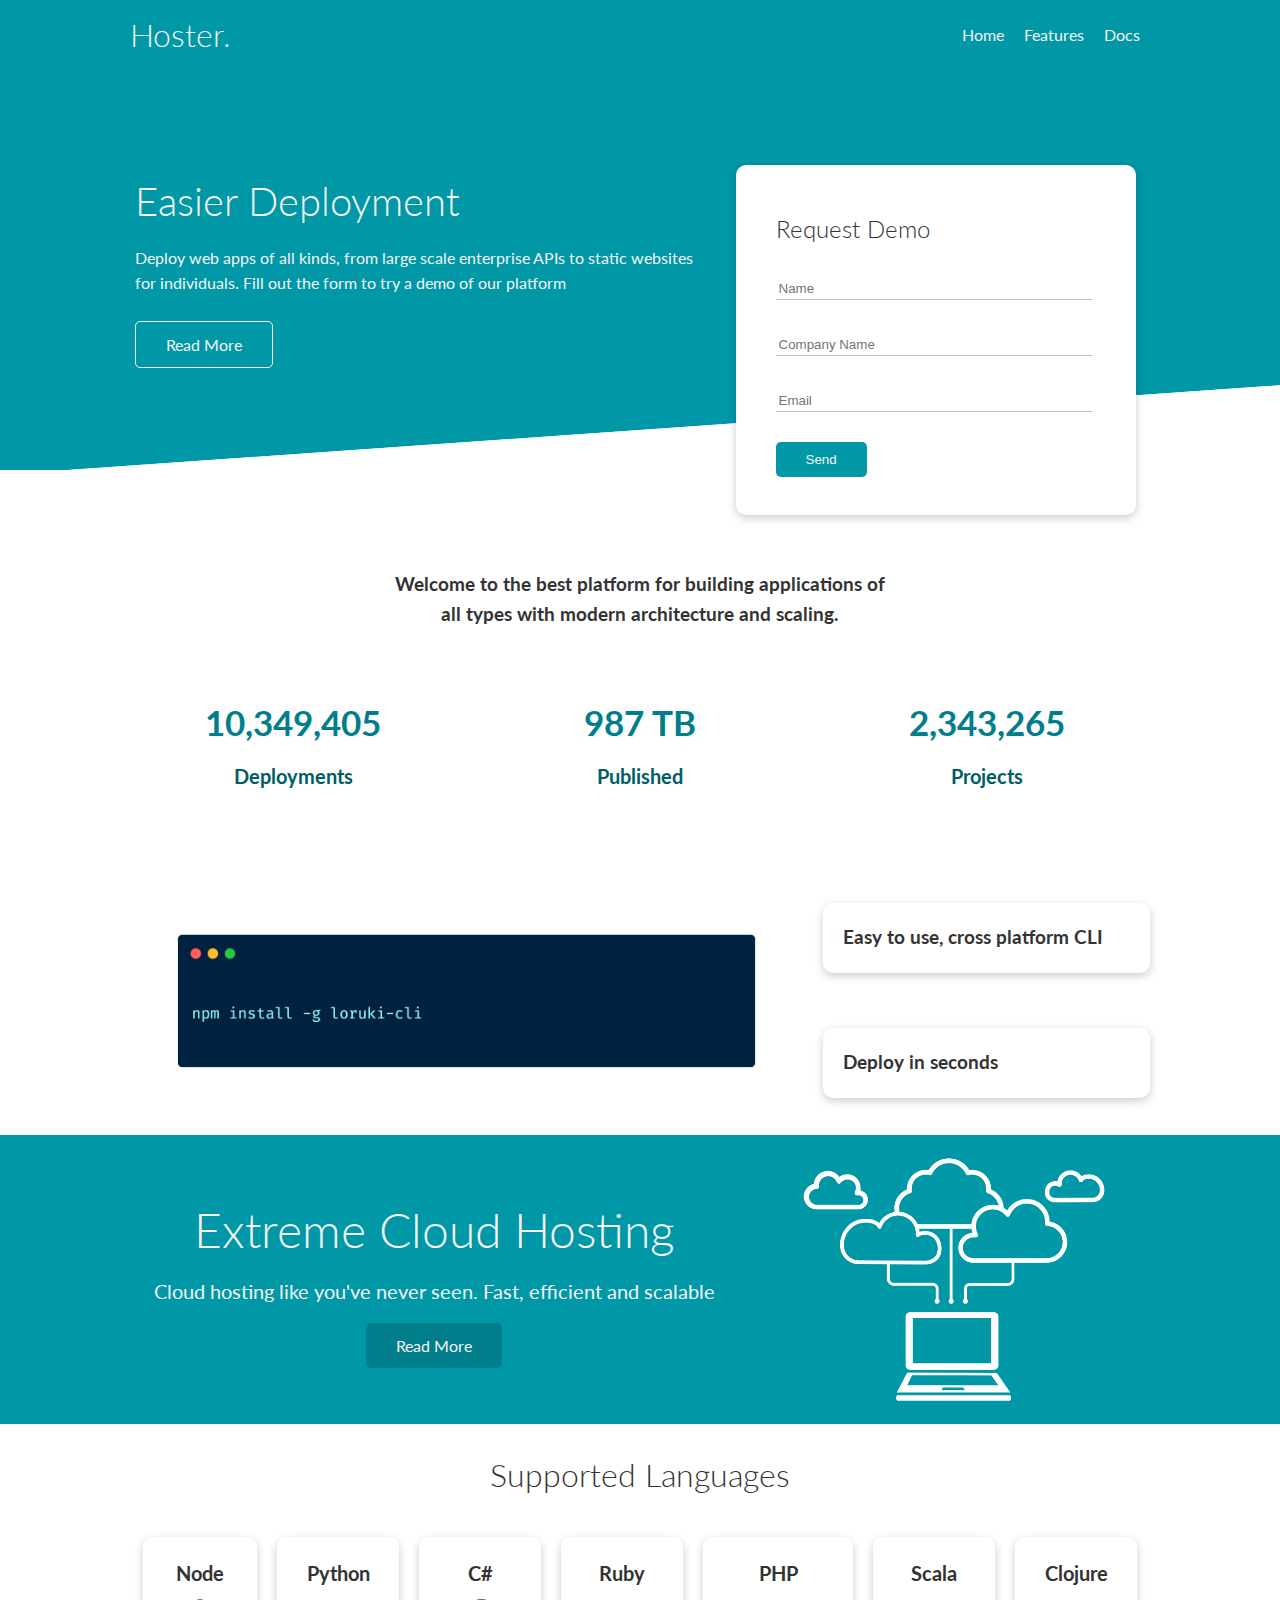
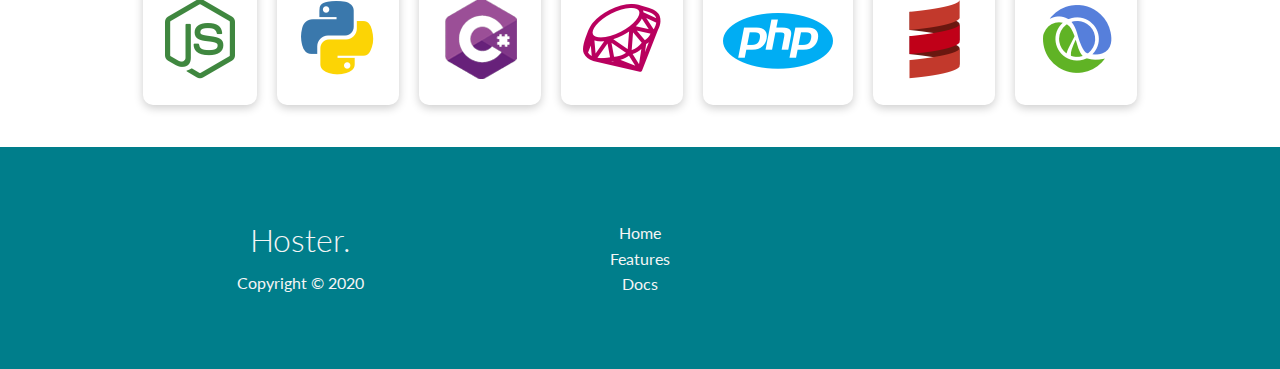
<file: index.html>
<!DOCTYPE html>
<html>

<head>
    <meta charset="utf-8">
    <meta http-equiv="X-UA-Compatible" content="IE=edge">
    <title>Website hosting for everyone.</title>

    <meta name="viewport" content="width=device-width, initial-scale=1">
    <link rel="stylesheet" href="lib/css/utilities.css">
    <link rel="stylesheet" href="lib/css/styles.css">
    <link rel="stylesheet" href="https://cdnjs.cloudflare.com/ajax/libs/font-awesome/6.5.1/css/all.min.css"
        integrity="sha512-DTOQO9RWCH3ppGqcWaEA1BIZOC6xxalwEsw9c2QQeAIftl+Vegovlnee1c9QX4TctnWMn13TZye+giMm8e2LwA=="
        crossorigin="anonymous" referrerpolicy="no-referrer" />
</head>

<body>
    <!-- navbar  -->
    <div class="navbar">
        <div class="container flex">
            <h1 class="logo">Hoster.</h1>
            <nav>
                <ul>
                    <li><a href="index.html">Home</a></li>
                    <li><a href="lib/features.html">Features</a></li>
                    <li><a href="lib/docs.html">Docs</a></li>
                </ul>
            </nav>

        </div>
    </div>
    </div>
    <section class="showcase">
        <div class="container grid">
            <div class="showcase-text">
                <h1>Easier Deployment</h1>
                <p>Deploy web apps of all kinds, from large scale enterprise APIs to static websites for individuals.
                    Fill
                    out
                    the form to try a demo of our platform</p>
                <a class="btn btn-outline" href="features.html">Read More</a>
            </div>

            <div class="showcase-form card">
                <h2>Request Demo</h2>
                <form>
                    <div class="form-control">
                        <input type="text" placeholder="Name" name="name" required>
                    </div>
                    <div class="form-control"> <input type="text" placeholder="Company Name" name="company" required>
                    </div>
                    <div class="form-control"> <input type="email" placeholder="Email" required></div>
                    <input type="submit" value="Send" class="btn btn-primary">
                </form>
            </div>
        </div>
        </div>
    </section>
    <section class="stats">
        <div class="container">
            <div class="stats-heading text-center my-1">
                <h3>Welcome to the best platform for building applications of all types with modern architecture and
                    scaling.</h3>
            </div>
            <div class="grid grid-3 text-center my-4">
                <div>
                    <i class="fas fa-server fa-3x"></i>
                    <h3>10,349,405</h3>
                    <p>Deployments</p>
                </div>
                <div>
                    <i class="fas fa-upload fa-3x"></i>
                    <h3>987 TB</h3>
                    <p>Published</p>
                </div>
                <div>
                    <i class="fas fa-project-diagram fa-3x"></i>
                    <h3>2,343,265</h3>
                    <p>Projects</p>
                </div>

            </div>

        </div>
    </section>
    <section class="cli">
        <div class="container grid">
            <img src="lib/images/cli.png" alt="npm isntall -g hoster-cli">
            <div class="cli-card card">
                <h3>Easy to use, cross platform CLI</h3>
            </div>
            <div class="cli-card card">
                <h3>Deploy in seconds</h3>
            </div>
        </div>
    </section>
    <section class="cloud">
        <div class="container grid">
            <div class="cloud-text">
                <h2>Extreme Cloud Hosting</h2>
                <p> Cloud hosting like you've never seen. Fast, efficient and scalable</p>
                <a class="btn btn-secondary" href="features.html">Read More</a>
            </div>
            <img src="lib/images/cloud.png" alt="npm isntall -g hoster-cli">
        </div>
    </section>

    <section class="supported-Languages">
        <div class="container">
            <h2 class="text-center my-2">Supported Languages</h2>
            <div class="flex sl-flex my-2">
                <div class="card">
                    <h4>Node</h4>
                    <img src="lib/images/logos/node.png" alt="">
                </div>
                <div class="card">
                    <h4>Python</h4>
                    <img src="lib/images/logos/python.png" alt="">
                </div>
                <div class="card">
                    <h4>C#</h4>
                    <img src="lib/images/logos/csharp.png" alt="">
                </div>
                <div class="card">
                    <h4>Ruby</h4>
                    <img src="lib/images/logos/ruby.png" alt="">
                </div>
                <div class="card">
                    <h4>PHP</h4>
                    <img src="lib/images/logos/php.png" alt="">
                </div>
                <div class="card">
                    <h4>Scala</h4>
                    <img src="lib/images/logos/scala.png" alt="">
                </div>
                <div class="card">
                    <h4>Clojure</h4>
                    <img src="lib/images/logos/clojure.png" alt="">
                </div>
            </div>
        </div>
    </section>
    <footer class="footer py-4 bg-dark">
        <div class="container grid-3 text-center">
            <div>
                <h1>Hoster.
                </h1>
                <p>Copyright © 2020</p>
            </div>

            <nav>
                <ul>
                    <li><a href="/">Home</a></li>
                    <li><a href="lib//features">Features</a></li>
                    <li><a href="lib//docs">Docs</a></li>
                </ul>
            </nav>

            <div class="social my-2">
                <a href="#"><i class="fab fa-github fa-2x"></i></a>
                <a href="#"><i class="fab fa-facebook fa-2x"></i></a>
                <a href="#"><i class="fab fa-instagram fa-2x"></i></a>
                <a href="#"><i class="fab fa-twitter fa-2x"></i></a>
            </div>
        </div>
    </footer>

    <script src="" async defer></script>
</body>

</html>
</file>
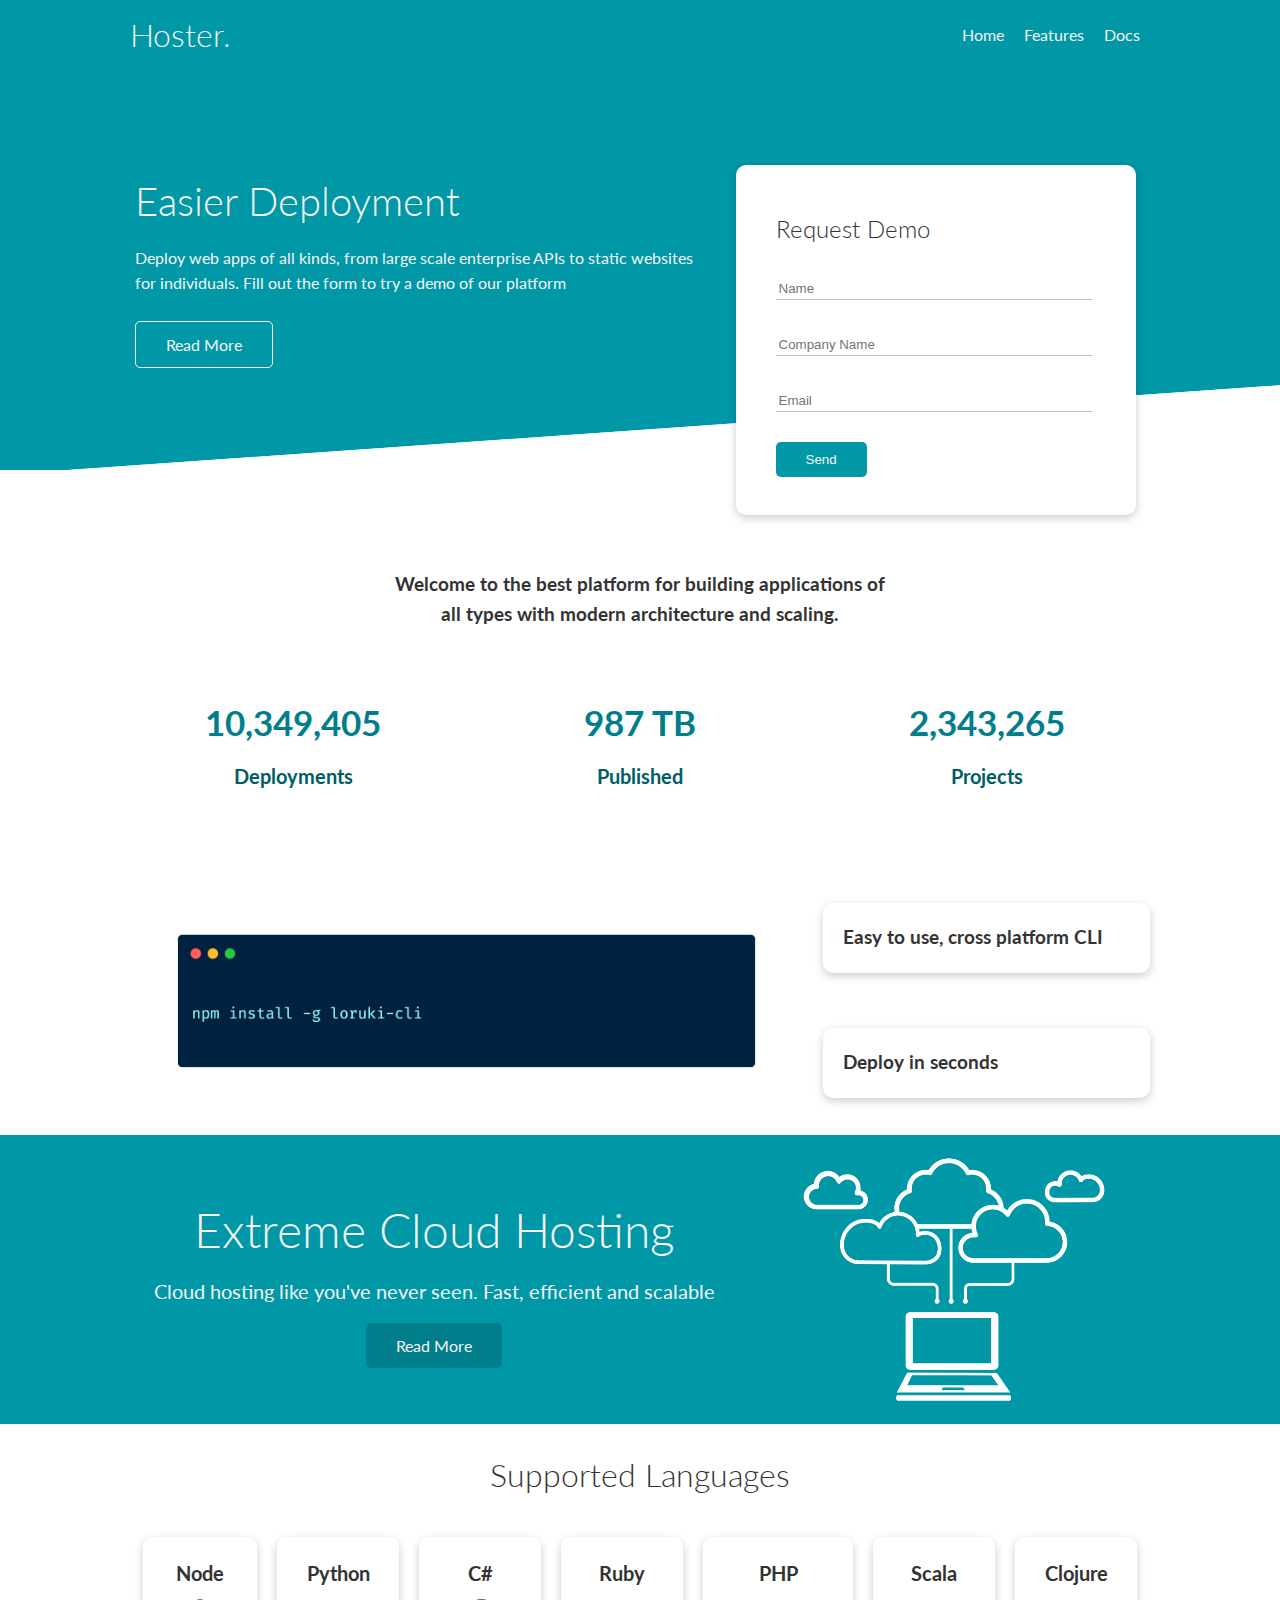
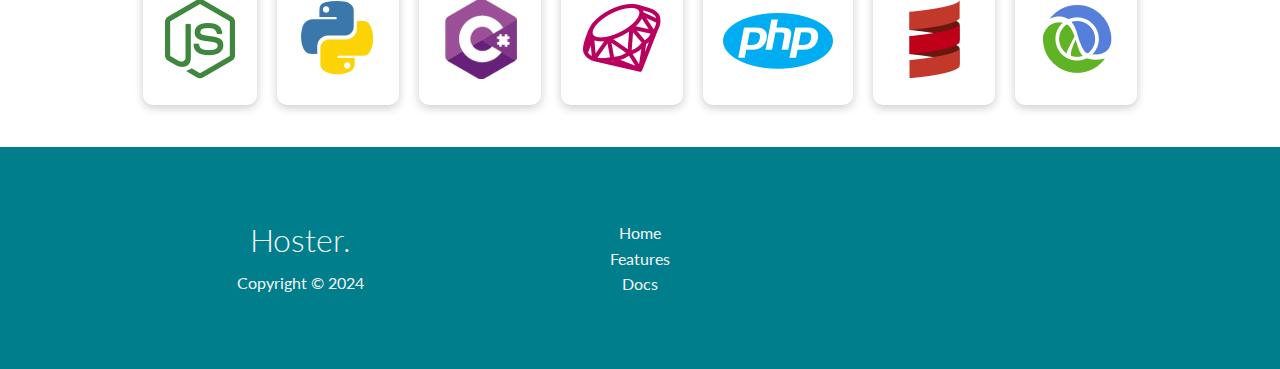
<file: lib/index.html>
<!DOCTYPE html>
<html>

<head>
    <meta charset="utf-8">
    <meta http-equiv="X-UA-Compatible" content="IE=edge">
    <title>Website hosting for everyone.</title>

    <meta name="viewport" content="width=device-width, initial-scale=1">
    <link rel="stylesheet" href="css/utilities.css">
    <link rel="stylesheet" href="css/styles.css">
    <link rel="stylesheet" href="https://cdnjs.cloudflare.com/ajax/libs/font-awesome/6.5.1/css/all.min.css"
        integrity="sha512-DTOQO9RWCH3ppGqcWaEA1BIZOC6xxalwEsw9c2QQeAIftl+Vegovlnee1c9QX4TctnWMn13TZye+giMm8e2LwA=="
        crossorigin="anonymous" referrerpolicy="no-referrer" />
</head>

<body>
    <!-- navbar  -->
    <div class="navbar">
        <div class="container flex">
            <h1 class="logo">Hoster.</h1>
            <nav>
                <ul>
                    <li><a href="index.html">Home</a></li>
                    <li><a href="features.html">Features</a></li>
                    <li><a href="docs.html">Docs</a></li>
                </ul>
            </nav>

        </div>
    </div>
    </div>
    <section class="showcase">
        <div class="container grid">
            <div class="showcase-text">
                <h1>Easier Deployment</h1>
                <p>Deploy web apps of all kinds, from large scale enterprise APIs to static websites for individuals.
                    Fill
                    out
                    the form to try a demo of our platform</p>
                <a class="btn btn-outline" href="features.html">Read More</a>
            </div>

            <div class="showcase-form card">
                <h2>Request Demo</h2>
                <form>
                    <div class="form-control">
                        <input type="text" placeholder="Name" name="name" required>
                    </div>
                    <div class="form-control"> <input type="text" placeholder="Company Name" name="company" required>
                    </div>
                    <div class="form-control"> <input type="email" placeholder="Email" required></div>
                    <input type="submit" value="Send" class="btn btn-primary">
                </form>
            </div>
        </div>
        </div>
    </section>
    <section class="stats">
        <div class="container">
            <div class="stats-heading text-center my-1">
                <h3>Welcome to the best platform for building applications of all types with modern architecture and
                    scaling.</h3>
            </div>
            <div class="grid grid-3 text-center my-4">
                <div>
                    <i class="fas fa-server fa-3x"></i>
                    <h3>10,349,405</h3>
                    <p>Deployments</p>
                </div>
                <div>
                    <i class="fas fa-upload fa-3x"></i>
                    <h3>987 TB</h3>
                    <p>Published</p>
                </div>
                <div>
                    <i class="fas fa-project-diagram fa-3x"></i>
                    <h3>2,343,265</h3>
                    <p>Projects</p>
                </div>

            </div>

        </div>
    </section>
    <section class="cli">
        <div class="container grid">
            <img src="images/cli.png" alt="npm isntall -g hoster-cli">
            <div class="cli-card card">
                <h3>Easy to use, cross platform CLI</h3>
            </div>
            <div class="cli-card card">
                <h3>Deploy in seconds</h3>
            </div>
        </div>
    </section>
    <section class="cloud">
        <div class="container grid">
            <div class="cloud-text">
                <h2>Extreme Cloud Hosting</h2>
                <p> Cloud hosting like you've never seen. Fast, efficient and scalable</p>
                <a class="btn btn-secondary" href="features.html">Read More</a>
            </div>
            <img src="images/cloud.png" alt="npm isntall -g hoster-cli">
        </div>
    </section>

    <section class="supported-Languages">
        <div class="container">
            <h2 class="text-center my-2">Supported Languages</h2>
            <div class="flex sl-flex my-2">
                <div class="card">
                    <h4>Node</h4>
                    <img src="images/logos/node.png" alt="">
                </div>
                <div class="card">
                    <h4>Python</h4>
                    <img src="images/logos/python.png" alt="">
                </div>
                <div class="card">
                    <h4>C#</h4>
                    <img src="images/logos/csharp.png" alt="">
                </div>
                <div class="card">
                    <h4>Ruby</h4>
                    <img src="images/logos/ruby.png" alt="">
                </div>
                <div class="card">
                    <h4>PHP</h4>
                    <img src="images/logos/php.png" alt="">
                </div>
                <div class="card">
                    <h4>Scala</h4>
                    <img src="images/logos/scala.png" alt="">
                </div>
                <div class="card">
                    <h4>Clojure</h4>
                    <img src="images/logos/clojure.png" alt="">
                </div>
            </div>
        </div>
    </section>
    <footer class="footer py-4 bg-dark">
        <div class="container grid-3 text-center">
            <div>
                <h1>Hoster.
                </h1>
                <p>Copyright © 2024</p>
            </div>

            <nav>
                <ul>
                    <li><a href="/">Home</a></li>
                    <li><a href="features">Features</a></li>
                    <li><a href="docs">Docs</a></li>
                </ul>
            </nav>

            <div class="social my-2">
                <a href="#"><i class="fab fa-github fa-2x"></i></a>
                <a href="#"><i class="fab fa-facebook fa-2x"></i></a>
                <a href="#"><i class="fab fa-instagram fa-2x"></i></a>
                <a href="#"><i class="fab fa-twitter fa-2x"></i></a>
            </div>
        </div>
    </footer>

    <script src="" async defer></script>
</body>

</html>
</file>
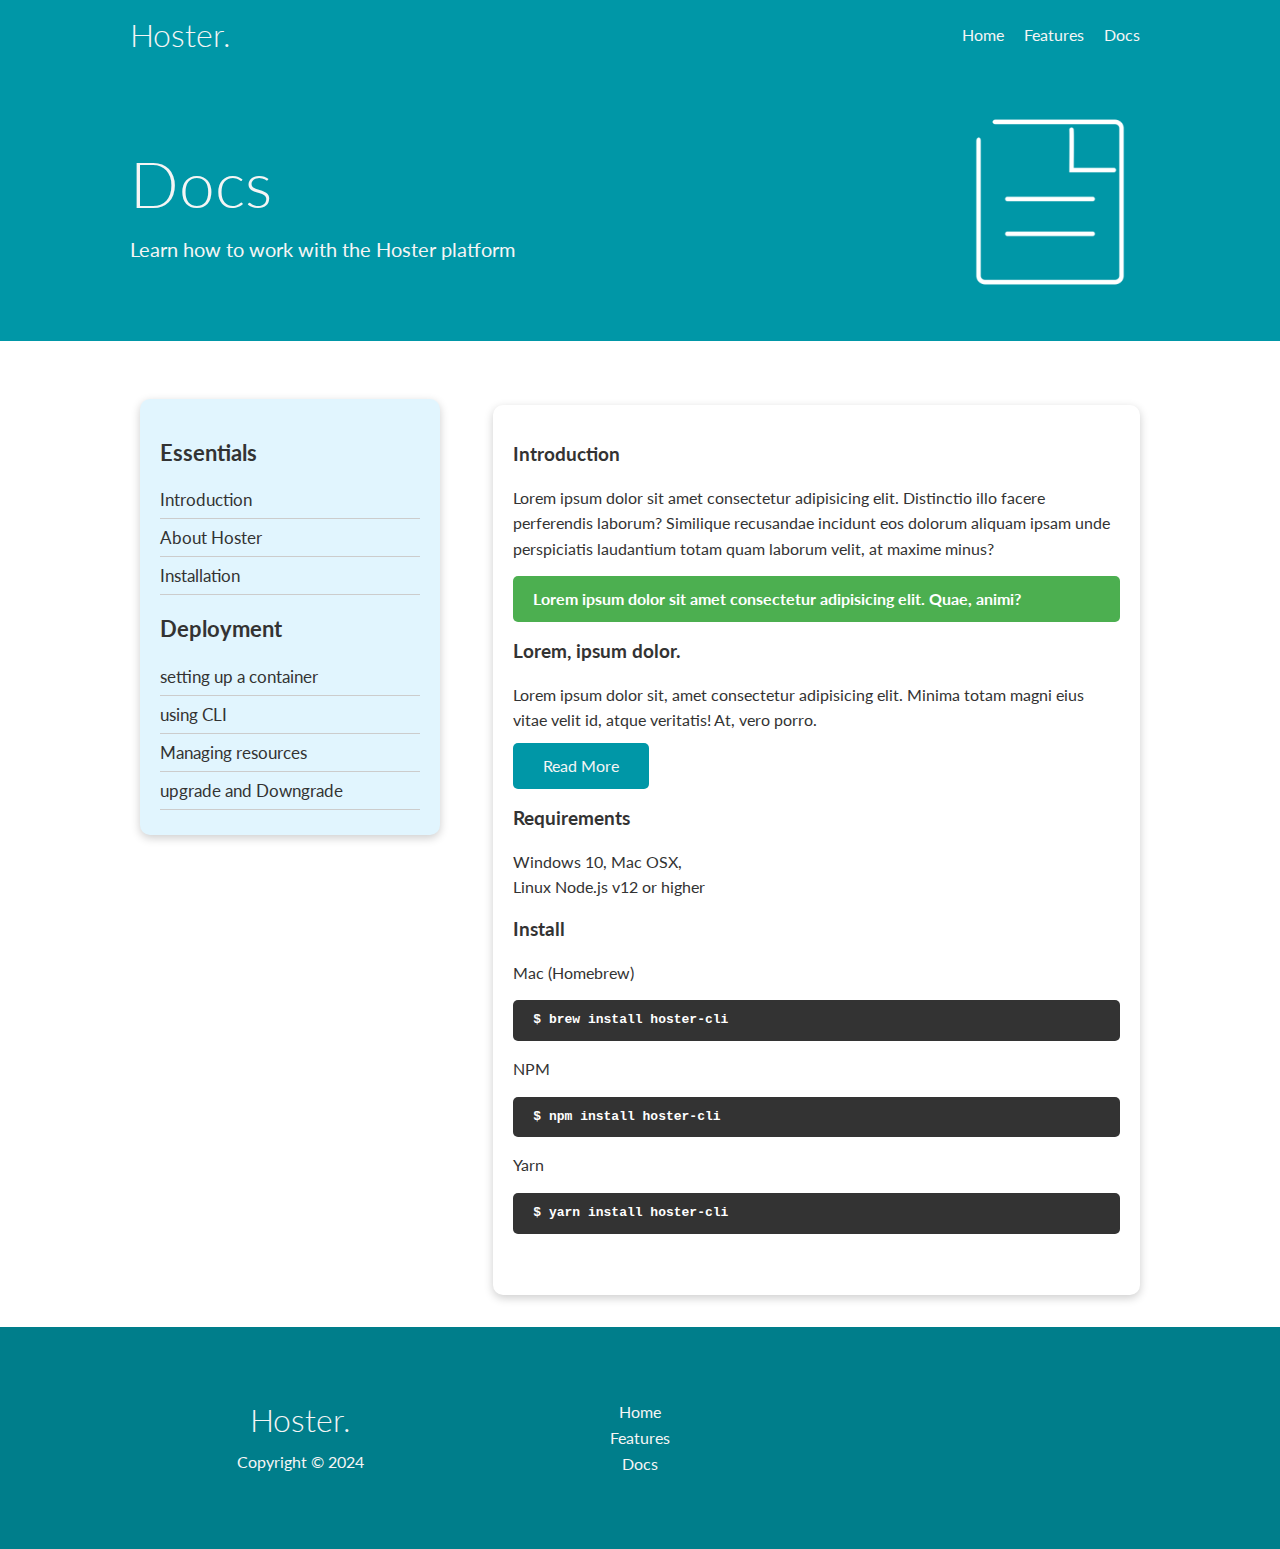
<file: lib/docs.html>
<!DOCTYPE html>

<head>
    <meta charset="utf-8">
    <meta http-equiv="X-UA-Compatible" content="IE=edge">
    <title></title>
    <meta name="description" content="">
    <meta name="viewport" content="width=device-width, initial-scale=1">
    <link rel="stylesheet" href="css/styles.css">
    <link rel="stylesheet" href="css/utilities.css">
    <link rel="stylesheet" href="https://cdnjs.cloudflare.com/ajax/libs/font-awesome/6.5.1/css/all.min.css"
        integrity="sha512-DTOQO9RWCH3ppGqcWaEA1BIZOC6xxalwEsw9c2QQeAIftl+Vegovlnee1c9QX4TctnWMn13TZye+giMm8e2LwA=="
        crossorigin="anonymous" referrerpolicy="no-referrer" />
</head>

<body>
    <div class="doc-main">
        <div class="navbar">
            <div class="container flex">
                <h1 class="logo">Hoster.</h1>
                <nav>
                    <ul>
                        <li><a href="index.html">Home</a></li>
                        <li><a href="features.html">Features</a></li>
                        <li><a href="docs.html">Docs</a></li>
                    </ul>
                </nav>
            </div>
        </div>
        <section class="feature py-2">
            <div class="container grid">
                <div class="feature-text">
                    <h1>Docs</h1>
                    <p>Learn how to work with the Hoster platform</p>
                </div>
                <div class="server-img"> <img src="images/docs.png" alt="server in circle"></div>
            </div>
        </section>

        <section class="info my-3">
            <div class="container grid">
                <div class="card navigation">
                    <h3 class="my-1">Essentials</h3>
                    <nav class="navDoc">
                        <ul>
                            <li><a href="docs.html">Introduction</a></li>
                            <li><a href="docs.html">About Hoster</a></li>
                            <li><a href="docs.html">Installation</a></li>
                        </ul>
                    </nav>
                    <h3 class="my-1">Deployment</h3>
                    <nav class="navDoc">
                        <ul>
                            <li><a href="docs.html">setting up a container</a></li>
                            <li><a href="docs.html">using CLI</a></li>
                            <li><a href="docs.html">Managing resources</a></li>
                            <li><a href="docs.html">upgrade and Downgrade</a></li>
                        </ul>
                    </nav>
                </div>

                <div class="docs-intro card">
                    <h3>Introduction</h3>
                    <p>Lorem ipsum dolor sit amet consectetur adipisicing elit. Distinctio illo facere perferendis
                        laborum? Similique recusandae incidunt eos dolorum aliquam ipsam unde perspiciatis
                        laudantium totam quam laborum velit, at maxime minus?</p>
                    <div class="alert alert-success"> <i class="fas fa-info"></i> Lorem ipsum dolor sit amet consectetur
                        adipisicing elit. Quae,
                        animi?</div>
                    <h3>Lorem, ipsum dolor.</h3>
                    <p>Lorem ipsum dolor sit, amet consectetur adipisicing elit. Minima totam magni eius vitae velit id,
                        atque
                        veritatis! At, vero porro.</p>
                    <a class="btn btn-primary" href="features.html">Read More</a>
                    <h3>Requirements</h3>
                    <p>Windows 10, Mac OSX,<br>
                        Linux Node.js v12 or higher</p>
                    <h3>Install</h3>
                    <p>Mac (Homebrew)</p>
                    <div class="code"> $ brew install hoster-cli</div>
                    <p>NPM</p>
                    <div class="code"> $ npm install hoster-cli</div>
                    <p>Yarn</p>
                    <div class="code"> $ yarn install hoster-cli</div>
                </div>
            </div>
        </section>
        <footer class="footer py-4 bg-dark">
            <div class="container grid-3 text-center">
                <div>
                    <h1>Hoster.
                    </h1>
                    <p>Copyright © 2024</p>
                </div>
                <nav>
                    <ul>
                        <li><a href="index.html">Home</a></li>
                        <li><a href="/">Features</a></li>
                        <li><a href="docs.html">Docs</a></li>
                    </ul>
                </nav>

                <div class="social my-2">
                    <a href="#"><i class="fab fa-github fa-2x"></i></a>
                    <a href="#"><i class="fab fa-facebook fa-2x"></i></a>
                    <a href="#"><i class="fab fa-instagram fa-2x"></i></a>
                    <a href="#"><i class="fab fa-twitter fa-2x"></i></a>
                </div>
            </div>
        </footer>
    </div>
    <script src="" async defer></script>
</body>

</html>
</file>
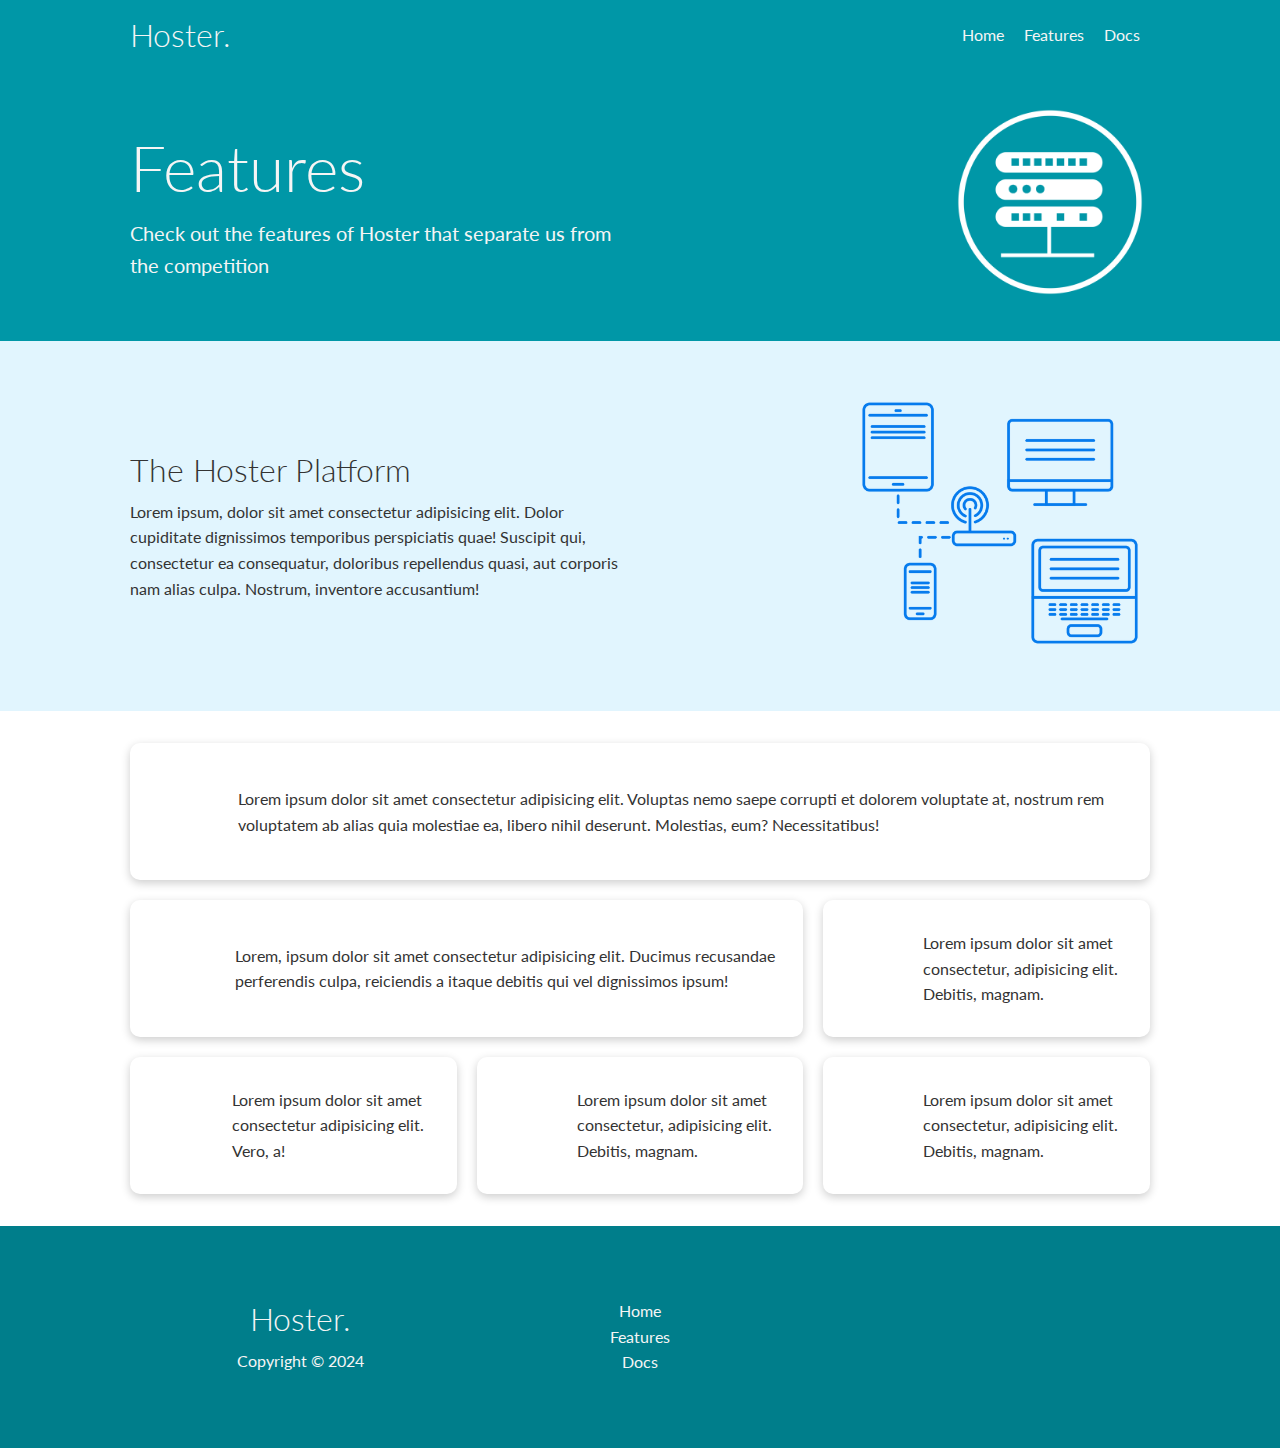
<file: lib/features.html>
<!DOCTYPE html>

<html>

<head>
    <meta charset="utf-8">
    <meta http-equiv="X-UA-Compatible" content="IE=edge">
    <title></title>
    <meta name="description" content="">
    <meta name="viewport" content="width=device-width, initial-scale=1">
    <link rel="stylesheet" href="css/styles.css">
    <link rel="stylesheet" href="css/utilities.css">
    <link rel="stylesheet" href="https://cdnjs.cloudflare.com/ajax/libs/font-awesome/6.5.1/css/all.min.css"
        integrity="sha512-DTOQO9RWCH3ppGqcWaEA1BIZOC6xxalwEsw9c2QQeAIftl+Vegovlnee1c9QX4TctnWMn13TZye+giMm8e2LwA=="
        crossorigin="anonymous" referrerpolicy="no-referrer" />
</head>

<body>
    <div class="navbar">
        <div class="container flex">
            <h1 class="logo">Hoster.</h1>
            <nav>
                <ul>
                    <li><a href="index.html">Home</a></li>
                    <li><a href="features.html">Features</a></li>
                    <li><a href="docs.html">Docs</a></li>
                </ul>
            </nav>
        </div>
    </div>
    <div class="feature-page">
        <section class="feature py-2">
            <div class="container grid">
                <div class="feature-text">
                    <h1>Features</h1>
                    <p>Check out the features of Hoster that separate us from the competition</p>
                </div>
                <div class="server-img">
                    <img src="images/server.png" alt="server in circle">
                </div>
            </div>
        </section>
        <section class="feature2 py-2">
            <div class="container grid">
                <div class="feature2-text">
                    <h2>The Hoster Platform</h2>
                    <p>Lorem ipsum, dolor sit amet consectetur adipisicing elit. Dolor cupiditate dignissimos temporibus
                        perspiciatis quae! Suscipit qui, consectetur ea consequatur, doloribus repellendus quasi, aut
                        corporis nam alias culpa. Nostrum, inventore accusantium!</p>
                </div>
                <div class="server-img"><img src="images/server2.png" alt="server 2 "></div>
            </div>
        </section>
        <section class="feature-grid my-2">
            <div class="container grid grid-tab">
                <div class="card flex">
                    <i class="fas fa-server fa-3x "></i>
                    <p>Lorem ipsum dolor sit amet consectetur adipisicing elit. Voluptas nemo saepe corrupti et dolorem
                        voluptate at, nostrum rem voluptatem ab alias quia molestiae ea, libero nihil deserunt.
                        Molestias,
                        eum? Necessitatibus!</p>
                </div>
                <div class="card flex">
                    <i class="fas fa-network-wired fa-3x"></i>
                    <p>
                        Lorem, ipsum dolor sit amet consectetur adipisicing elit. Ducimus
                        recusandae perferendis culpa, reiciendis a itaque debitis qui vel
                        dignissimos ipsum!
                    </p>
                </div>
                <div class="card flex">
                    <i class="fas fa-laptop-code fa-3x"></i>
                    <p>
                        Lorem ipsum dolor sit amet consectetur, adipisicing elit. Debitis,
                        magnam.
                    </p>
                </div>
                <div class="card flex">
                    <i class="fas fa-database fa-3x"></i>
                    <p>
                        Lorem ipsum dolor sit amet consectetur adipisicing elit. Vero, a!
                    </p>
                </div>
                <div class="card flex">
                    <i class="fas fa-power-off fa-3x"></i>
                    <p>
                        Lorem ipsum dolor sit amet consectetur, adipisicing elit. Debitis,
                        magnam.
                    </p>
                </div>
                <div class="card flex">
                    <i class="fas fa-upload fa-3x"></i>
                    <p>
                        Lorem ipsum dolor sit amet consectetur, adipisicing elit. Debitis,
                        magnam.
                    </p>
                </div>
            </div>
        </section>
        <footer class="footer py-4 bg-dark">
            <div class="container grid-3 text-center">
                <div>
                    <h1>Hoster.
                    </h1>
                    <p>Copyright © 2024</p>
                </div>
                <nav>
                    <ul>
                        <li><a href="index.html">Home</a></li>
                        <li><a href="/">Features</a></li>
                        <li><a href="docs.html">Docs</a></li>
                    </ul>
                </nav>
                <div class="social my-2">
                    <a href="#"><i class="fab fa-github fa-2x"></i></a>
                    <a href="#"><i class="fab fa-facebook fa-2x"></i></a>
                    <a href="#"><i class="fab fa-instagram fa-2x"></i></a>
                    <a href="#"><i class="fab fa-twitter fa-2x"></i></a>
                </div>
            </div>
    </div>
    </footer>

    <script src="" async defer></script>
</body>

</html>
</file>
<file: lib/css/utilities.css>
:root {
    --primary-color: #0097a7;
    /* Blue */
    --secondary-color: #005d68;
    /* Darker Blue */
    --dark-color: #007e8b;
    /* Dark Blue */
    --light-color: #e1f5fe;
    /* Light Blue */
    --success-color: #4caf50;
    /* Green */
    --error-color: #f44336;
    /* Red */
}

/*utilites*/
.flex {
    display: flex;
    align-items: center;
    justify-content: center;
}

.btn {
    color: whitesmoke;
    padding: 10px 30px;
    display: inline-block;
    border: none;
    border-radius: 5px;
    cursor: pointer;
}

.text-center {
    text-align: center;
}

.grid {
    display: grid;
    grid-template-columns: repeat(2, 1fr);
    gap: 20px;
    justify-content: center;
    align-items: center;
}

.grid-3 {
    display: grid;
    grid-template-columns: repeat(3, 1fr);
    justify-content: end;
    align-items: center;
}

.container {
    max-width: 1100px;
    margin: 0px auto;
    overflow: auto;
    padding: 0 40px;
    height: 100%;
}

.card {
    background-color: white;
    box-shadow: 0px 3px 10px rgba(0, 0, 0, 0.2);
    border-radius: 10px;
    padding: 20px;
    margin: 10px;
    height: 100%;
}

.btn-outline {
    margin: 5px 0;
    border: 1px solid whitesmoke;
}

.btn-primary {
    color: whitesmoke;
    background-color: var(--primary-color);
}

.btn-secondary {
    color: whitesmoke;
    background-color: var(--dark-color);
}

/* margin */
.my-1 {
    margin: 1rem 0;
}

.my-2 {
    margin: 2rem 0;
}

.my-3 {
    margin: 3rem 0;
}

.my-4 {
    margin: 4rem 0;
}

.my-5 {
    margin: 5rem 0;
}

.m-1 {
    margin: 1rem;
}

.m-2 {
    margin: 2rem;
}

.m-3 {
    margin: 3rem;
}

.m-4 {
    margin: 4rem;
}

.m-5 {
    margin: 5rem;
}

/* padding */

.py-1 {
    padding: 1rem 0;
}

.py-2 {
    padding: 2rem 0;
}

.py-3 {
    padding: 3rem 0;
}

.py-4 {
    padding: 4rem 0;
}

.py-5 {
    padding: 5rem 0;
}

.p-1 {
    padding: 1rem;
}

.p-2 {
    padding: 2rem;
}

.p-3 {
    padding: 3rem;
}

.p-4 {
    padding: 4rem;
}

.p-5 {
    padding: 5rem;
}

/* colors */


.bg-dark {
    height: 100%;
    background-color: var(--dark-color);
    color: whitesmoke;
}

.alert,
.code {
    padding: 10px 20px;
    font-weight: bold;
    margin: 15px 0;
    text-align: justify;
    border-radius: 5px;
}

.alert {
    background-color: var(--light-color);
}

.alert-success {
    background-color: var(--success-color);
    color: #fff;
}

.code {
    background-color: #333;
    color: #fff;
    font-family: monospace;
}

/* animations */
@keyframes slideInFromRight {
    0% {
        transform: translateX(100%);
        opacity: 0;
    }

    100% {
        opacity: 1;
        transform: translateX(0%);
    }
}

@keyframes slideInFromLeft {
    0% {
        transform: translateX(-100%);
        opacity: 0;
    }

    100% {
        opacity: 1;
        transform: translateX(0%);
    }
}

@keyframes slideInFrombottom {
    0% {
        opacity: 0;
        transform: translateY(100%);
    }

    100% {
        opacity: 1;
        transform: translateY(0%);
    }
}

@keyframes slideInFromTop {
    0% {
        opacity: 0;
        transform: translateY(-100%);
    }

    100% {
        opacity: 1;
        transform: translateY(0%);
    }
}

.showcase-form {
    animation: slideInFromRight ease-in 1s;
}

.showcase-text {
    animation: slideInFromLeft ease-in 1s;
}

.stats {
    animation: slideInFrombottom ease-in 1s;
}

@media(max-width:768px) {
    .showcase-form {
        animation: slideInFrombottom ease-in 1s;
    }

    .showcase-text {
        animation: slideInFromTop ease-in 1s;
    }

    .stats {
        animation: slideInFrombottom ease-in 1s;
    }
}
</file>
<file: lib/css/styles.css>
@import url("https://fonts.googleapis.com/css2?family=Lato:wght@300&display=swap");

:root {
    --primary-color: #0097a7;
    /* Blue */
    --secondary-color: #005d68;
    /* Darker Blue */
    --dark-color: #007e8b;
    /* Dark Blue */
    --light-color: #e1f5fe;
    /* Light Blue */
    --success-color: #4caf50;
    /* Green */
    --error-color: #f44336;
    /* Red */
}


/* main css */
* {
    margin: 0;
    padding: 0;
    box-sizing: border-box;
}

body {
    min-width: 320px;
    font-family: lato, sans-serif;
    color: #333;
    line-height: 1.6;
}

ul {
    list-style-type: none;
    color: #333;

}

a {
    text-decoration: none;
    color: #333;
}

li {
    font-size: 16px;
}

h1,
h2 {
    font-weight: 300;
    line-height: 1.2;
    margin: 10px 0px;
}

p {
    margin: 10px 0px;
}

img {
    width: 100%;
}

.navbar {
    color: whitesmoke;
    background-color: var(--primary-color);
    height: 70px;
}

.navbar .flex {
    justify-content: space-between;
}

.navbar a {
    color: whitesmoke;
    padding: 10px;
}

.navbar a:hover {
    border-bottom: 2px whitesmoke solid;
    margin: 0 5px;
}

.navbar ul {
    display: flex;
    justify-content: space-between;
}

/*Showcase form HomePage*/
.showcase {
    background-color: var(--primary-color);
    color: whitesmoke;
    position: relative;
    height: 400px;
}

/* 
.showcase-form {
    grid-column-start: 2;
} */
.showcase .container {
    gap: 30px;
    overflow: visible;
    grid-template-columns: 55% auto;
}

.showcase-text h1 {
    font-size: 40px;
}

.showcase-text p {
    margin: 20px 0;
}

.btn:hover {
    transform: scale(0.95);
}

.showcase-form h2 {
    color: #333;
}

.showcase-form {
    position: relative;
    top: 70px;
    z-index: 1;
    width: 400px;
    height: 350px;
    padding: 40px;

}

.showcase-form .form-control {
    margin: 30px 0;
}

.showcase-form input[type="text"],
.showcase-form input[type="email"] {
    border: 0;
    border-bottom: 1px solid #b4becb;
    padding: 3px;
    width: 99%;
}

.showcase-form :focus {
    outline: none;
}

.showcase::before,
.showcase::after {
    width: 100%;
    background-color: white;
    position: absolute;
    content: '';
    height: 120px;
    bottom: -80px;
    left: 0;
    right: 0;
    transform: skewY(-4deg);
}

/* stats */
.stats {
    padding-top: 100px;
}

.stats-heading {
    width: 500px;
    margin: auto;
    margin-bottom: 50px;

}

.stats .grid-3 p {
    color: var(--secondary-color);
    font-size: 20px;
    font-weight: bolder;
}

.stats .grid-3 h3 {
    color: var(--dark-color);
    font-size: 35px;
    font-weight: bolder;
}

fas::before {
    margin-top: 10px;
}

.fas {
    height: 40px;
    width: 40px;
}

/* cli */
.cli {
    overflow: visible;
    margin: 20px 0;
}

.cli img {
    grid-row: span 2;
    grid-column: span 2;
    width: 100%;
}

.cli .grid {
    grid-template-columns: repeat(3, 1fr);
}

.cli .card {
    margin: auto;
    padding: 20px;
    height: auto;
    width: 100%;
}

/* cloud */

.cloud {
    text-align: center;
    background-color: var(--primary-color);
    color: whitesmoke;
    padding: 10px;
}


.cloud .grid {
    grid-template-columns: 5fr 1fr 4fr;
}

.cloud-text {
    grid-column: span 2;
}

.cloud-text h2 {
    font-size: 48px;
    margin: 10px 0;
}

.cloud-text p {
    font-size: 20px;
    margin: 16px 0;
}

/* supported-language */

.supported-Languages {
    width: 100%;
    position: relative;
}

.supported-Languages h2 {
    font-size: 32px;
}

.sl-flex {
    flex-direction: row;
    flex-wrap: wrap;
}

.supported-Languages h4 {
    font-size: 20px;
    text-align: center;
    margin-bottom: 10px;
}

.supported-Languages .card:hover {
    transform: translateY(-15px);
    transition: transform 0.2s ease-in-out
}

/* footer */
.footer {
    align-self: baseline;
}

.nav {
    color: whitesmoke;
}

.footer a {
    color: whitesmoke;
}

.social a {
    margin: 0 10px;
}

/*features start*/
.feature {
    background-color: var(--primary-color);
    color: whitesmoke;
}

.feature img {
    width: 200px;
}

.feature-text h1 {
    font-size: 4rem;
    margin: 10px 0;
}

.feature-text p {
    font-size: 20px;
    margin: 10px 0;
}

.feature2 {
    background-color: var(--light-color);
}

.server-img {
    justify-self: end;
}

.feature2 .server-img {
    width: 300px;
}

.feature2-text h2 {
    font-size: 2rem;
}

.feature-grid .grid {
    overflow: visible;
}

.feature-grid i {
    margin: 0 2rem;
}

.feature-grid .card {
    margin: auto 0;
}

.feature-grid .grid {
    grid-template-columns: repeat(3, 1fr);
    grid-template-rows: repeat(3, 1fr);

}

.feature-grid .grid>*:first-child {
    grid-column: span 3;
}

.feature-grid .grid>*:nth-child(2) {
    grid-column: span 2;
}

/* doc */
.info .navDoc li {
    padding-bottom: 5px;
    margin-bottom: 5px;
    border: none;
    border-bottom: 1px #ccc solid;
    font-size: 17px;
}

.info .navDoc a:hover {
    font-weight: 900;
}

.info .navigation {
    height: auto;
    width: 300px;
    background-color: var(--light-color);
}

.info .grid {
    align-items: baseline;
}

.info .container {
    overflow: visible;
}

.navigation h3 {
    font-size: 22px;
}

.info .grid {
    grid-template-columns: 1fr 2fr;
}

.info .fas {
    height: 10px;
}

.docs-intro h3 {
    margin: 15px 0;
}

@media (max-width: 916px) {

    .grid,
    .showcase .grid,
    .cli .grid,
    .cloud .grid,
    .feature-page .grid,
    .doc-main .grid {
        grid-template-columns: 1fr;
        grid-template-rows: auto;
        justify-items: center;
        text-align: center;
        align-items: center;
    }

    /* home */
    .showcase {
        height: auto;
    }

    .showcase .card {
        top: 20px;
    }

    .cloud img {
        position: relative;
        left: 18px;
    }


    .cli .grid {
        grid-template-columns: 1fr 1fr;
    }

    .cli-card {
        width: auto;
        padding: 10px;
        position: relative;
        bottom: 20px;
    }

    /* feature */
    .feature-grid .grid-tab {
        grid-template-columns: 1fr;
        grid-template-rows: auto;
    }

    .feature-grid .card {
        width: 100%;
        justify-content: flex-start;
        text-align: start;
    }

    .feature-grid .grid>*:first-child {
        grid-column: span 1;
    }

    .feature-grid .grid>*:nth-child(2) {
        grid-column: span 1;
    }

    /* docs */

    .info .card {
        width: 100%;
        text-align: start;
    }

    .server-img {
        justify-self: center;
    }


}

@media (max-width: 720px) {
    .footer .grid-3 {
        grid-template-columns: 1fr;
        justify-items: flex-start;
        text-align: start;
    }

    .social-2 i,
    .social-2 a {
        justify-items: start;
    }
}

@media (max-width:563px) {
    .stats .container{
        
        width: 100%;
        overflow: hidden;
    }
    .stats-heading h3 {
        position: relative;
        right: 35px;
        word-wrap: break-word;
        
    }
}
</file>
